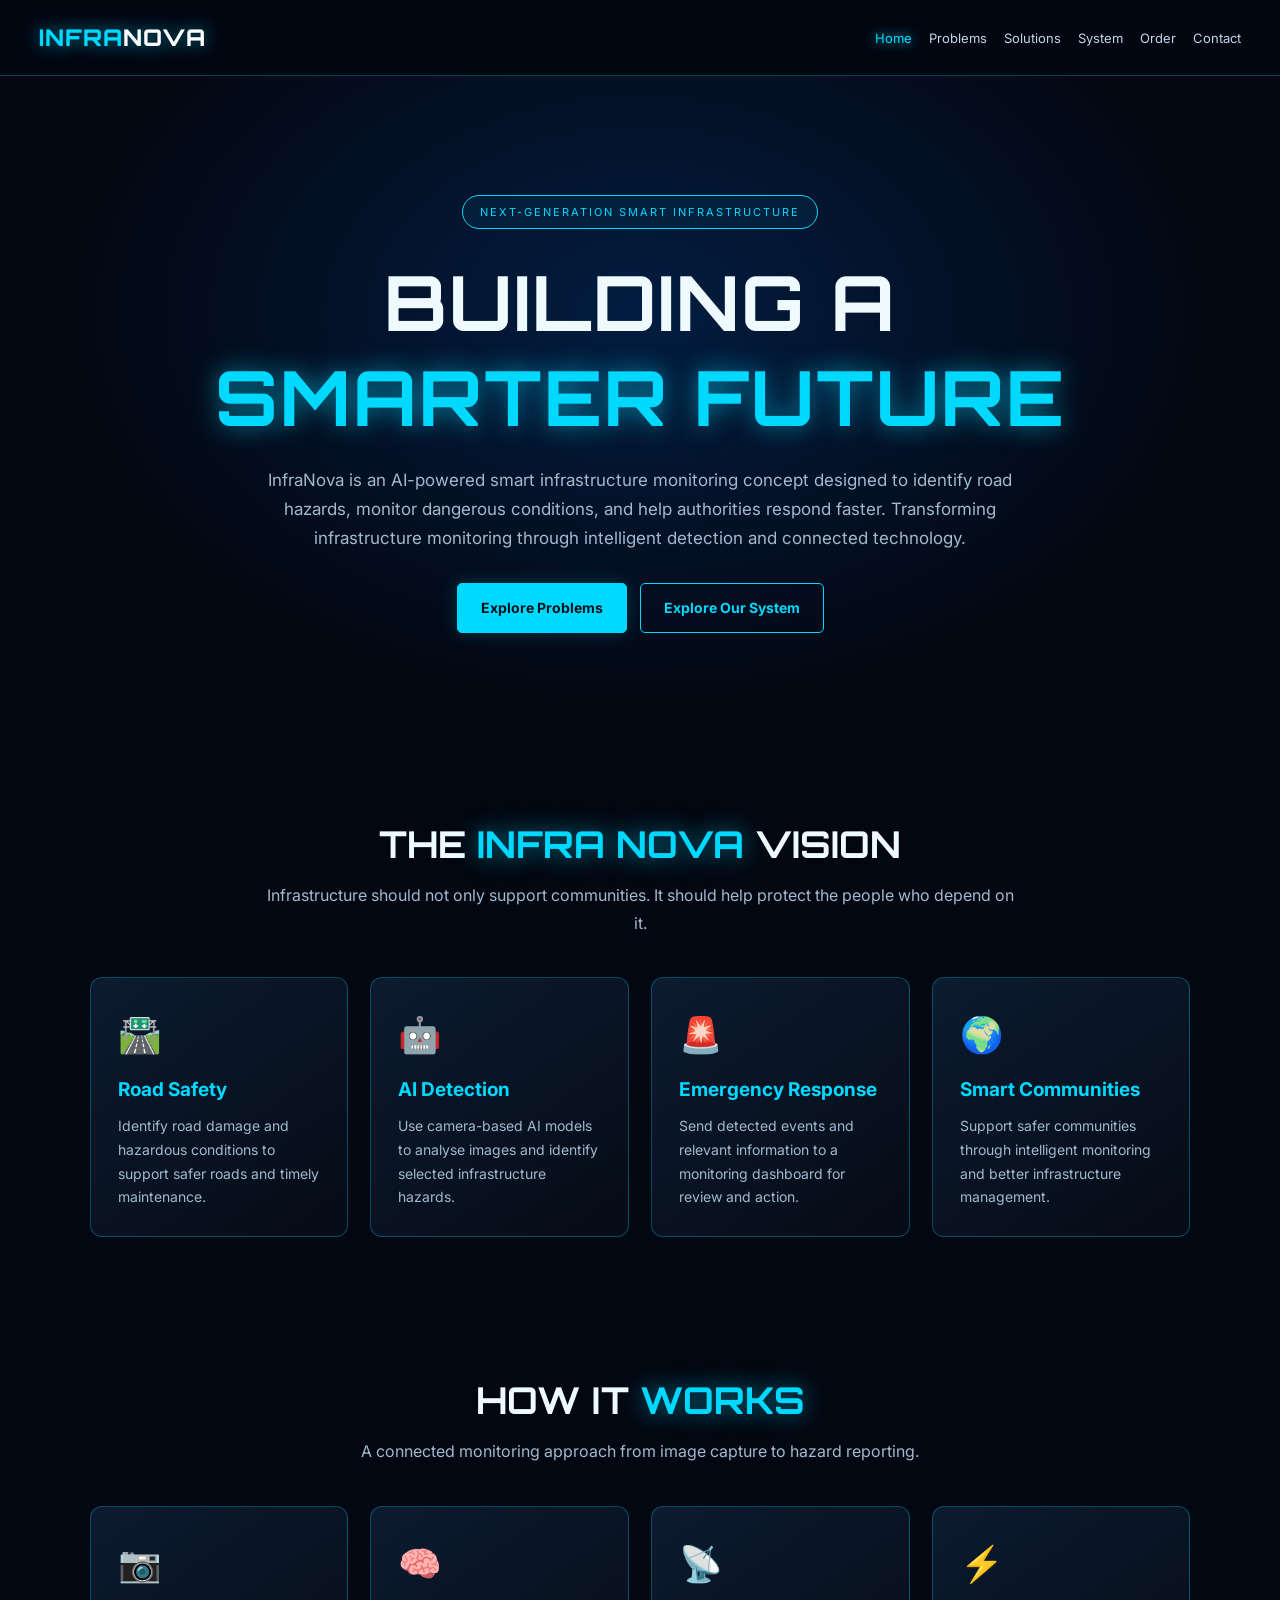
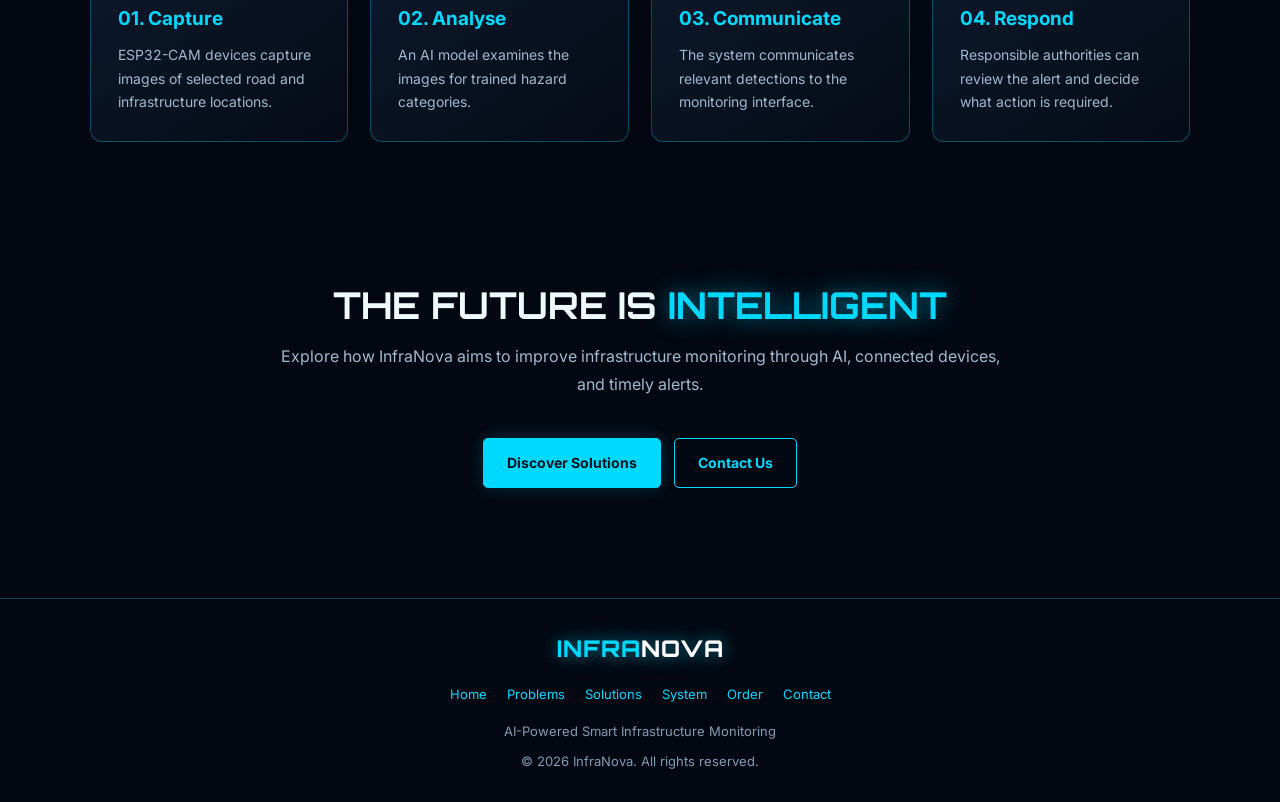
<file: index.html>
<!DOCTYPE html>
<html lang="en">
<head>
<meta charset="UTF-8">
<meta name="viewport" content="width=device-width, initial-scale=1.0">
<title>InfraNova | AI-Powered Infrastructure</title>
<meta name="description" content="InfraNova is an AI-powered smart infrastructure monitoring system for road safety, hazard detection, and emergency response.">
<link rel="stylesheet" href="style.css">
</head>

<body>

<header>
    <div class="navbar">
        <a href="index.html" class="logo">INFRA<span>NOVA</span></a>

        <nav>
            <a href="index.html" class="active">Home</a>
            <a href="problems.html">Problems</a>
            <a href="solutions.html">Solutions</a>
            <a href="system.html">System</a>
            <a href="order.html">Order</a>
            <a href="contact.html">Contact</a>
        </nav>
    </div>
</header>

<main>

<section class="hero">
    <div class="hero-content">
        <div class="tag">NEXT-GENERATION SMART INFRASTRUCTURE</div>

        <h1>BUILDING A<br><span class="glow">SMARTER FUTURE</span></h1>

        <p>
            InfraNova is an AI-powered smart infrastructure monitoring
            concept designed to identify road hazards, monitor dangerous
            conditions, and help authorities respond faster.
            Transforming infrastructure monitoring through intelligent
            detection and connected technology.
        </p>

        <div class="buttons">
            <a href="problems.html" class="btn btn-primary">Explore Problems</a>
            <a href="system.html" class="btn btn-outline">Explore Our System</a>
        </div>
    </div>
</section>

<section>
    <div class="container">
        <h2 class="section-title">THE <span class="glow">INFRA NOVA</span> VISION</h2>

        <p class="section-subtitle">
            Infrastructure should not only support communities.
            It should help protect the people who depend on it.
        </p>

        <div class="grid">
            <div class="card">
                <div class="icon">🛣️</div>
                <h3>Road Safety</h3>
                <p>
                    Identify road damage and hazardous conditions
                    to support safer roads and timely maintenance.
                </p>
            </div>

            <div class="card">
                <div class="icon">🤖</div>
                <h3>AI Detection</h3>
                <p>
                    Use camera-based AI models to analyse images
                    and identify selected infrastructure hazards.
                </p>
            </div>

            <div class="card">
                <div class="icon">🚨</div>
                <h3>Emergency Response</h3>
                <p>
                    Send detected events and relevant information
                    to a monitoring dashboard for review and action.
                </p>
            </div>

            <div class="card">
                <div class="icon">🌍</div>
                <h3>Smart Communities</h3>
                <p>
                    Support safer communities through intelligent
                    monitoring and better infrastructure management.
                </p>
            </div>
        </div>
    </div>
</section>

<section>
    <div class="container">
        <h2 class="section-title">HOW IT <span class="glow">WORKS</span></h2>

        <p class="section-subtitle">
            A connected monitoring approach from image capture
            to hazard reporting.
        </p>

        <div class="grid">
            <div class="card">
                <div class="icon">📷</div>
                <h3>01. Capture</h3>
                <p>
                    ESP32-CAM devices capture images of selected
                    road and infrastructure locations.
                </p>
            </div>

            <div class="card">
                <div class="icon">🧠</div>
                <h3>02. Analyse</h3>
                <p>
                    An AI model examines the images for trained
                    hazard categories.
                </p>
            </div>

            <div class="card">
                <div class="icon">📡</div>
                <h3>03. Communicate</h3>
                <p>
                    The system communicates relevant detections
                    to the monitoring interface.
                </p>
            </div>

            <div class="card">
                <div class="icon">⚡</div>
                <h3>04. Respond</h3>
                <p>
                    Responsible authorities can review the alert
                    and decide what action is required.
                </p>
            </div>
        </div>
    </div>
</section>

<section class="cta">
    <div class="container">
        <h2 class="section-title">
            THE FUTURE IS <span class="glow">INTELLIGENT</span>
        </h2>

        <p class="section-subtitle">
            Explore how InfraNova aims to improve infrastructure
            monitoring through AI, connected devices, and timely alerts.
        </p>

        <div class="buttons">
            <a href="solutions.html" class="btn btn-primary">Discover Solutions</a>
            <a href="contact.html" class="btn btn-outline">Contact Us</a>
        </div>
    </div>
</section>

</main>

<footer>
    <div class="logo">INFRA<span>NOVA</span></div>

    <div class="footer-links">
        <a href="index.html">Home</a>
        <a href="problems.html">Problems</a>
        <a href="solutions.html">Solutions</a>
        <a href="system.html">System</a>
        <a href="order.html">Order</a>
        <a href="contact.html">Contact</a>
    </div>

    <p>AI-Powered Smart Infrastructure Monitoring</p>
    <p>© 2026 InfraNova. All rights reserved.</p>
</footer>

</body>
</html>
</file>
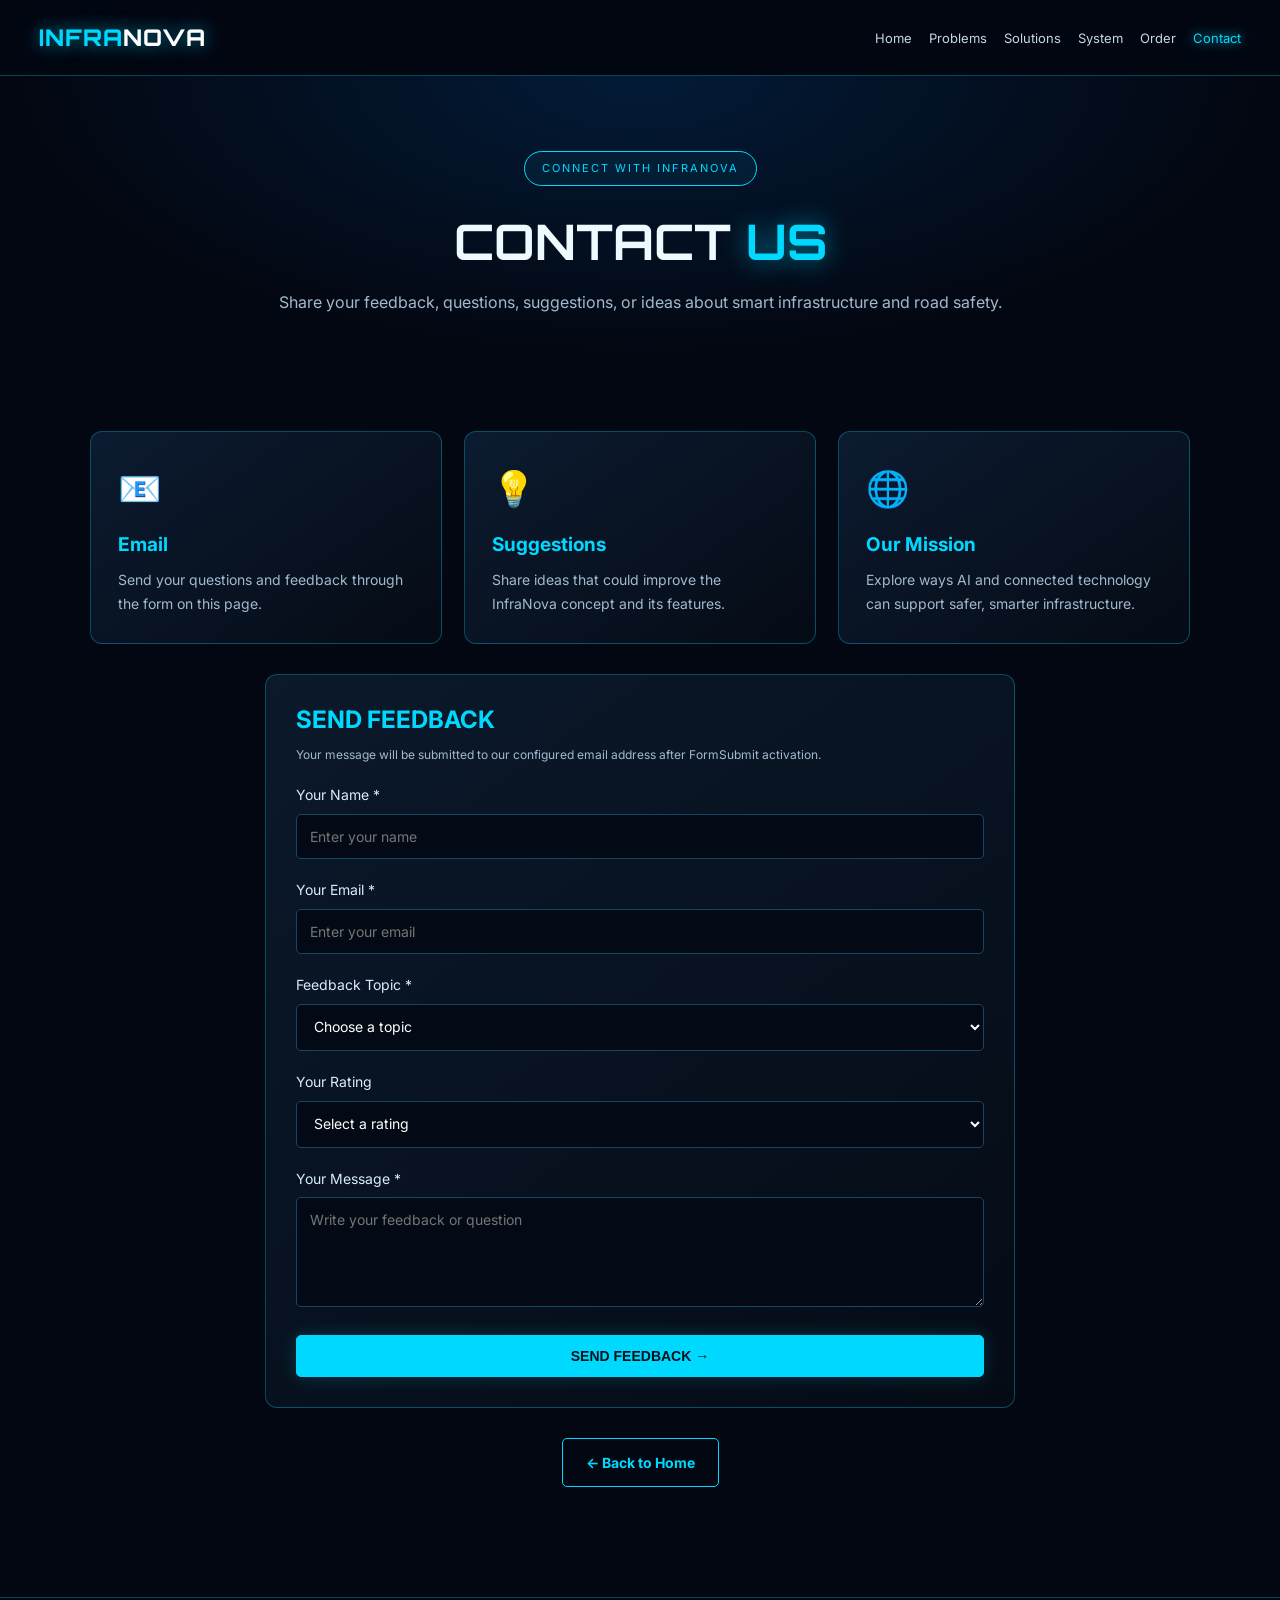
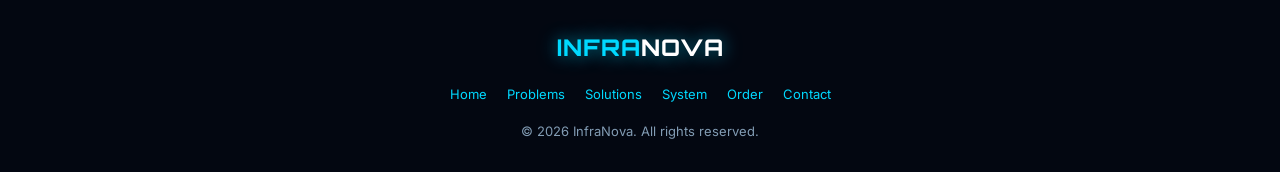
<file: contact.html>
<!DOCTYPE html>
<html lang="en">
<head>
<meta charset="UTF-8">
<meta name="viewport" content="width=device-width, initial-scale=1.0">
<title>Contact InfraNova</title>
<link rel="stylesheet" href="style.css">
</head>

<body>

<header>
    <div class="navbar">
        <a href="index.html" class="logo">INFRA<span>NOVA</span></a>

        <nav>
            <a href="index.html">Home</a>
            <a href="problems.html">Problems</a>
            <a href="solutions.html">Solutions</a>
            <a href="system.html">System</a>
            <a href="order.html">Order</a>
            <a href="contact.html" class="active">Contact</a>
        </nav>
    </div>
</header>

<main>

<section class="page-heading">
    <span class="tag">CONNECT WITH INFRANOVA</span>
    <h1>CONTACT <span class="glow">US</span></h1>
    <p>
        Share your feedback, questions, suggestions, or ideas
        about smart infrastructure and road safety.
    </p>
</section>

<section>
    <div class="container">

        <div class="grid">

            <div class="card">
                <div class="icon">📧</div>
                <h3>Email</h3>
                <p>
                    Send your questions and feedback through
                    the form on this page.
                </p>
            </div>

            <div class="card">
                <div class="icon">💡</div>
                <h3>Suggestions</h3>
                <p>
                    Share ideas that could improve the
                    InfraNova concept and its features.
                </p>
            </div>

            <div class="card">
                <div class="icon">🌐</div>
                <h3>Our Mission</h3>
                <p>
                    Explore ways AI and connected technology
                    can support safer, smarter infrastructure.
                </p>
            </div>

        </div>

        <form action="https://formsubmit.co/svdiitcomp3@gmail.com"
              method="POST">

            <h2 style="color:var(--blue);margin-bottom:10px">
                SEND FEEDBACK
            </h2>

            <p class="form-note">
                Your message will be submitted to our configured
                email address after FormSubmit activation.
            </p>

            <input type="hidden" name="_subject"
                   value="New InfraNova Website Feedback">

            <input type="hidden" name="_template" value="table">

            <input type="hidden" name="_captcha" value="true">

            <label for="name">Your Name *</label>
            <input type="text" id="name" name="Name"
                   placeholder="Enter your name"
                   required maxlength="100">

            <label for="email">Your Email *</label>
            <input type="email" id="email" name="Email"
                   placeholder="Enter your email"
                   required maxlength="150">

            <label for="topic">Feedback Topic *</label>
            <select id="topic" name="Feedback Topic" required>
                <option value="">Choose a topic</option>
                <option value="Project Feedback">Project Feedback</option>
                <option value="Technical Question">Technical Question</option>
                <option value="Product Enquiry">Product Enquiry</option>
                <option value="Suggestion">Suggestion</option>
                <option value="Other">Other</option>
            </select>

            <label for="rating">Your Rating</label>
            <select id="rating" name="Rating">
                <option value="">Select a rating</option>
                <option value="5 - Excellent">★★★★★ Excellent</option>
                <option value="4 - Very Good">★★★★ Very Good</option>
                <option value="3 - Good">★★★ Good</option>
                <option value="2 - Needs Improvement">★★ Needs Improvement</option>
                <option value="1 - Poor">★ Poor</option>
            </select>

            <label for="message">Your Message *</label>
            <textarea id="message" name="Message"
                      placeholder="Write your feedback or question"
                      required maxlength="2000"></textarea>

            <button type="submit" class="btn btn-primary"
                    style="width:100%">
                SEND FEEDBACK →
            </button>

        </form>

        <div class="buttons">
            <a href="index.html" class="btn btn-outline">← Back to Home</a>
        </div>

    </div>
</section>

</main>

<footer>
    <div class="logo">INFRA<span>NOVA</span></div>
    <div class="footer-links">
        <a href="index.html">Home</a>
        <a href="problems.html">Problems</a>
        <a href="solutions.html">Solutions</a>
        <a href="system.html">System</a>
        <a href="order.html">Order</a>
        <a href="contact.html">Contact</a>
    </div>
    <p>© 2026 InfraNova. All rights reserved.</p>
</footer>

</body>
</html>
</file>
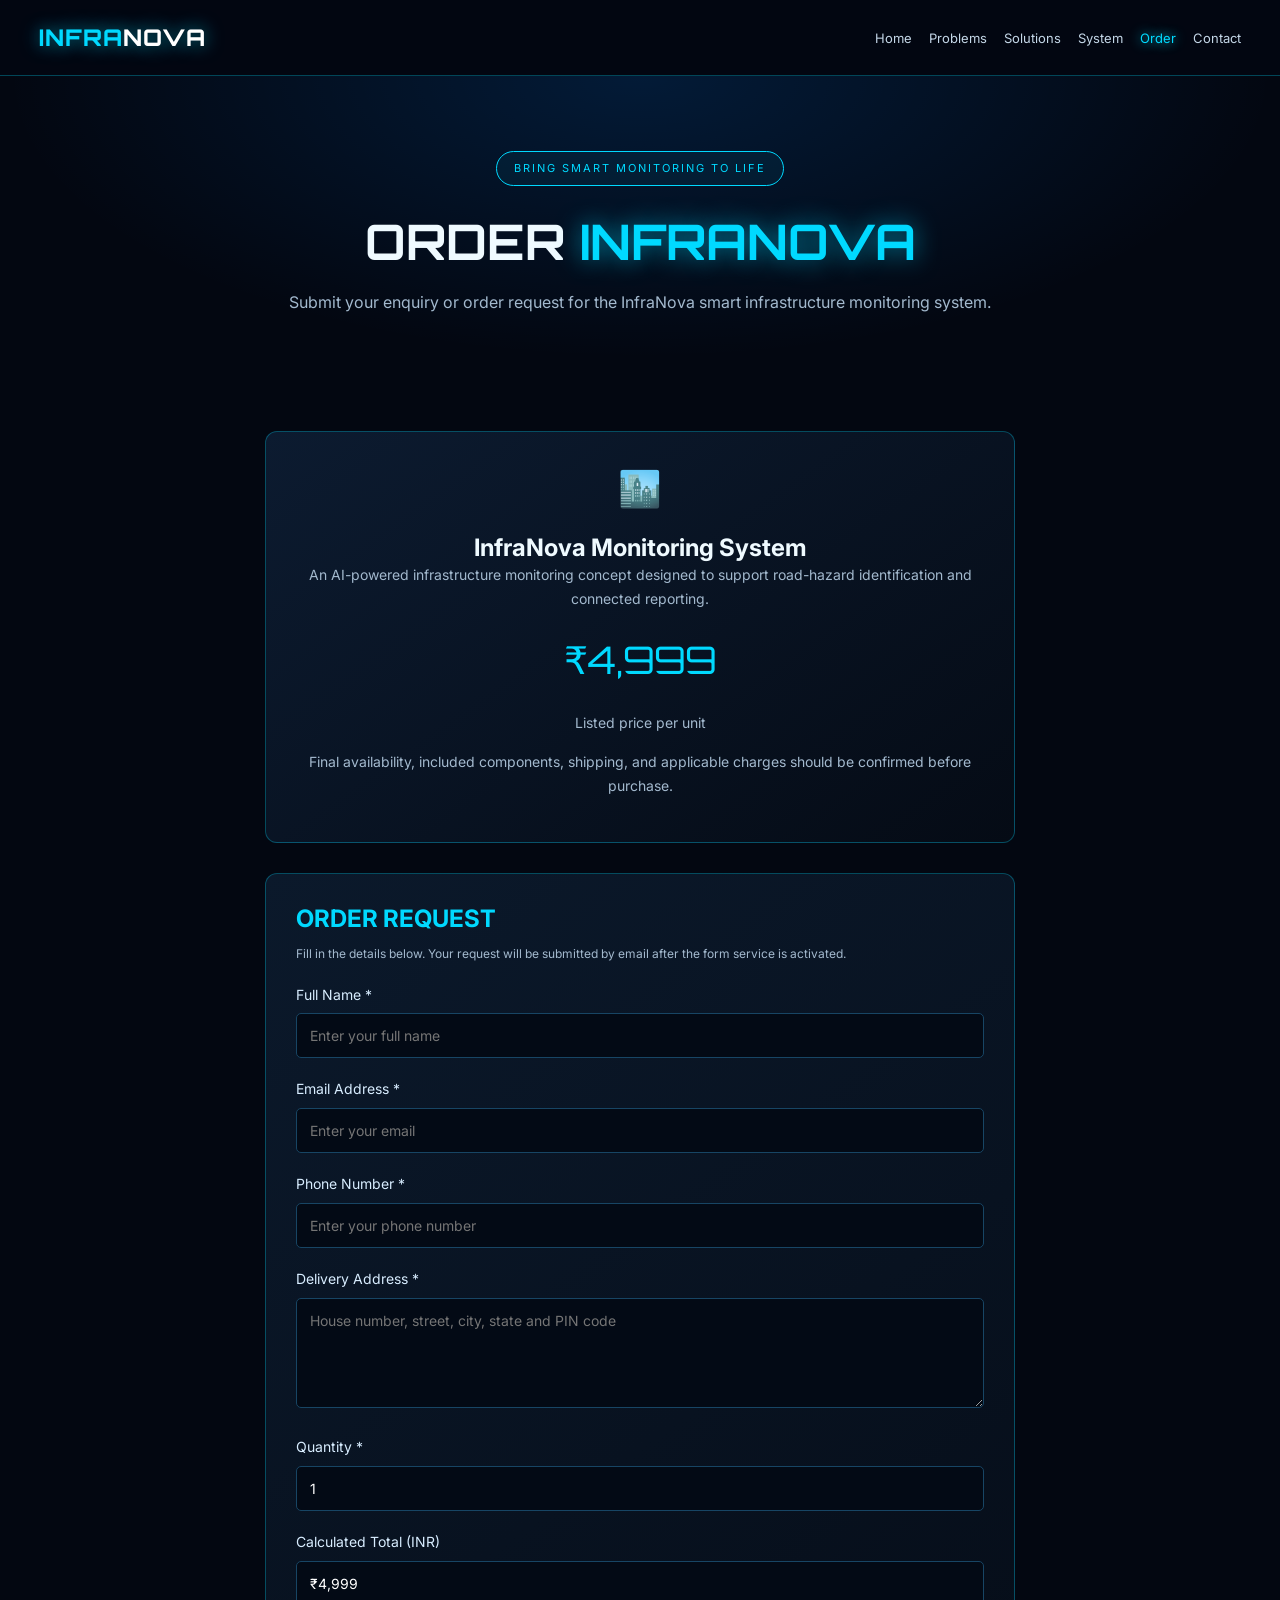
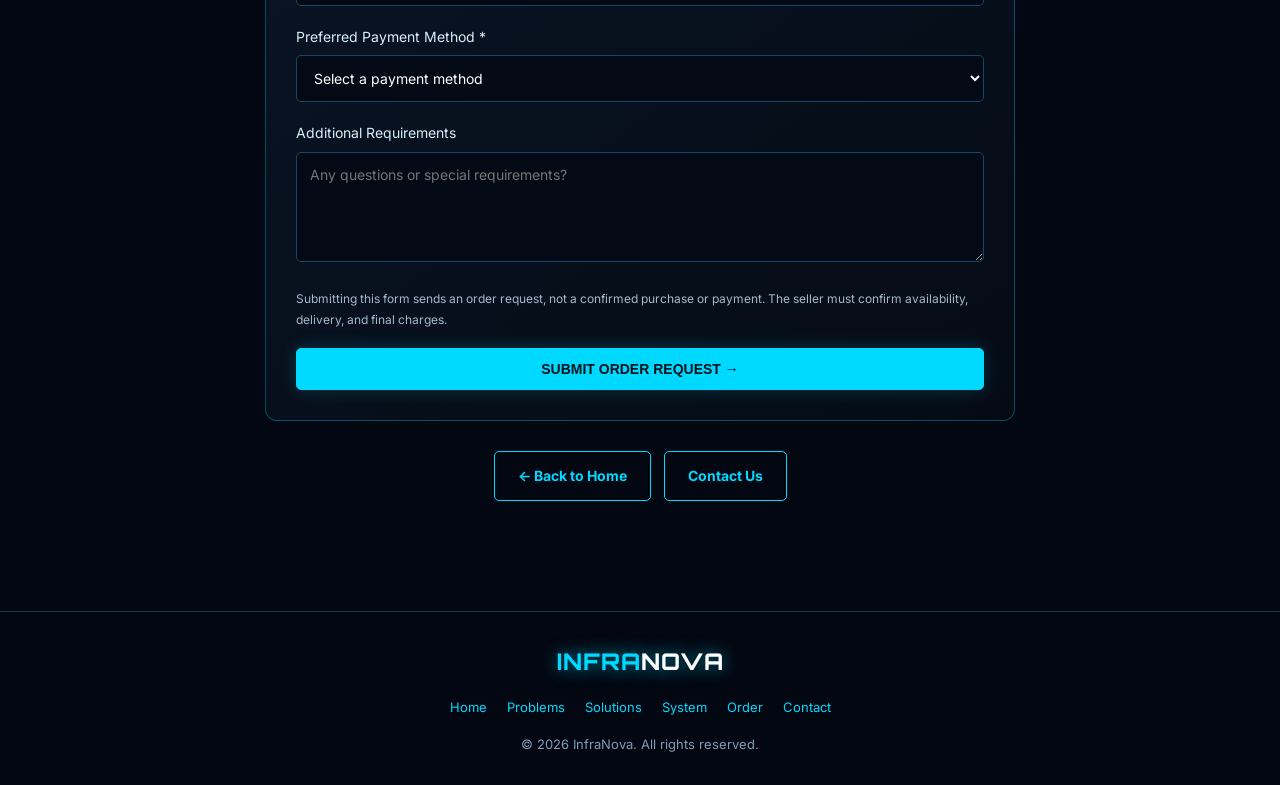
<file: order.html>
<!DOCTYPE html>
<html lang="en">
<head>
<meta charset="UTF-8">
<meta name="viewport" content="width=device-width, initial-scale=1.0">
<title>Order InfraNova | Smart Infrastructure</title>
<link rel="stylesheet" href="style.css">
</head>

<body>

<header>
    <div class="navbar">
        <a href="index.html" class="logo">INFRA<span>NOVA</span></a>

        <nav>
            <a href="index.html">Home</a>
            <a href="problems.html">Problems</a>
            <a href="solutions.html">Solutions</a>
            <a href="system.html">System</a>
            <a href="order.html" class="active">Order</a>
            <a href="contact.html">Contact</a>
        </nav>
    </div>
</header>

<main>

<section class="page-heading">
    <span class="tag">BRING SMART MONITORING TO LIFE</span>
    <h1>ORDER <span class="glow">INFRANOVA</span></h1>
    <p>
        Submit your enquiry or order request for the InfraNova
        smart infrastructure monitoring system.
    </p>
</section>

<section>
    <div class="container">

        <div class="card" style="max-width:750px;margin:auto;text-align:center">

            <div class="icon">🏙️</div>

            <h2>InfraNova Monitoring System</h2>

            <p>
                An AI-powered infrastructure monitoring concept
                designed to support road-hazard identification
                and connected reporting.
            </p>

            <div class="price">₹4,999</div>

            <p>Listed price per unit</p>

            <p class="form-note" style="margin-top:15px">
                Final availability, included components, shipping,
                and applicable charges should be confirmed before purchase.
            </p>

        </div>

        <form action="https://formsubmit.co/svdiitcomp3@gmail.com"
              method="POST">

            <h2 style="color:var(--blue);margin-bottom:10px">
                ORDER REQUEST
            </h2>

            <p class="form-note">
                Fill in the details below. Your request will be
                submitted by email after the form service is activated.
            </p>

            <input type="hidden" name="_subject"
                   value="New InfraNova Order Request">

            <input type="hidden" name="_template" value="table">

            <input type="hidden" name="_captcha" value="true">

            <label for="name">Full Name *</label>
            <input type="text" id="name" name="Full Name"
                   placeholder="Enter your full name"
                   required maxlength="100">

            <label for="email">Email Address *</label>
            <input type="email" id="email" name="Customer Email"
                   placeholder="Enter your email"
                   required maxlength="150">

            <label for="phone">Phone Number *</label>
            <input type="tel" id="phone" name="Phone Number"
                   placeholder="Enter your phone number"
                   required maxlength="20">

            <label for="address">Delivery Address *</label>
            <textarea id="address" name="Delivery Address"
                      placeholder="House number, street, city, state and PIN code"
                      required maxlength="1000"></textarea>

            <label for="quantity">Quantity *</label>
            <input type="number" id="quantity" name="Quantity"
                   min="1" max="100" value="1" required>

            <label for="total">Calculated Total (INR)</label>
            <input type="text" id="total"
                   name="Calculated Total"
                   value="₹4,999" readonly>

            <label for="payment">Preferred Payment Method *</label>
            <select id="payment" name="Preferred Payment Method" required>
                <option value="">Select a payment method</option>
                <option value="UPI">UPI</option>
                <option value="Card">Debit/Credit Card</option>
                <option value="Cash on Delivery">Cash on Delivery</option>
                <option value="Discuss Later">Discuss Later</option>
            </select>

            <label for="notes">Additional Requirements</label>
            <textarea id="notes" name="Additional Requirements"
                      placeholder="Any questions or special requirements?"
                      maxlength="1000"></textarea>

            <p class="form-note">
                Submitting this form sends an order request, not a
                confirmed purchase or payment. The seller must confirm
                availability, delivery, and final charges.
            </p>

            <button type="submit" class="btn btn-primary"
                    style="width:100%">
                SUBMIT ORDER REQUEST →
            </button>

        </form>

        <div class="buttons">
            <a href="index.html" class="btn btn-outline">← Back to Home</a>
            <a href="contact.html" class="btn btn-outline">Contact Us</a>
        </div>

    </div>
</section>

</main>

<footer>
    <div class="logo">INFRA<span>NOVA</span></div>
    <div class="footer-links">
        <a href="index.html">Home</a>
        <a href="problems.html">Problems</a>
        <a href="solutions.html">Solutions</a>
        <a href="system.html">System</a>
        <a href="order.html">Order</a>
        <a href="contact.html">Contact</a>
    </div>
    <p>© 2026 InfraNova. All rights reserved.</p>
</footer>

<script>
const quantityInput = document.getElementById("quantity");
const totalInput = document.getElementById("total");

const PRICE = 4999;

function updateTotal() {
    let quantity = Number(quantityInput.value);

    if (!Number.isFinite(quantity) || quantity < 1) {
        quantity = 1;
    }

    if (quantity > 100) {
        quantity = 100;
    }

    const total = PRICE * quantity;

    totalInput.value = "₹" + total.toLocaleString("en-IN");
}

quantityInput.addEventListener("input", updateTotal);

quantityInput.addEventListener("change", function() {
    let quantity = Number(this.value);

    if (!Number.isFinite(quantity) || quantity < 1) {
        quantity = 1;
    }

    if (quantity > 100) {
        quantity = 100;
    }

    this.value = quantity;
    updateTotal();
});

updateTotal();
</script>

</body>
</html>
</file>
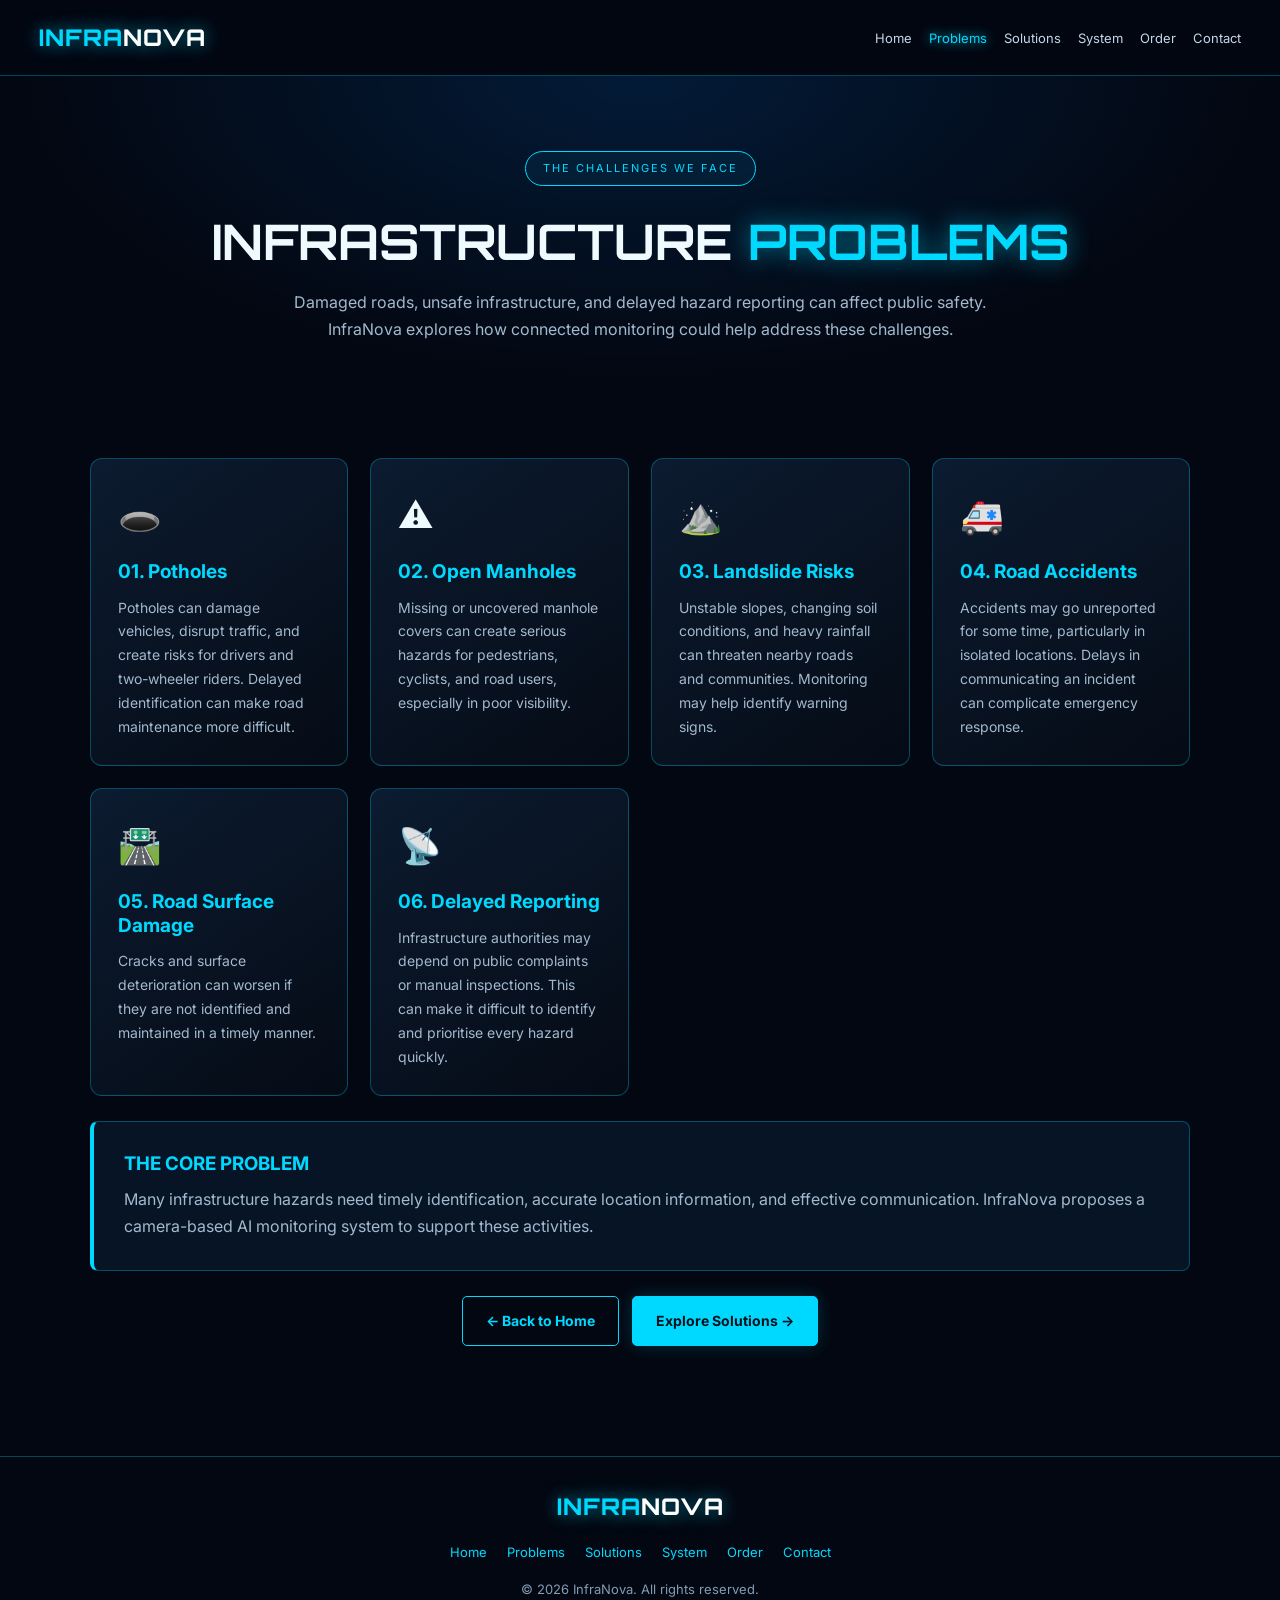
<file: problems.html>
<!DOCTYPE html>
<html lang="en">
<head>
<meta charset="UTF-8">
<meta name="viewport" content="width=device-width, initial-scale=1.0">
<title>Problems | InfraNova</title>
<link rel="stylesheet" href="style.css">
</head>

<body>

<header>
    <div class="navbar">
        <a href="index.html" class="logo">INFRA<span>NOVA</span></a>

        <nav>
            <a href="index.html">Home</a>
            <a href="problems.html" class="active">Problems</a>
            <a href="solutions.html">Solutions</a>
            <a href="system.html">System</a>
            <a href="order.html">Order</a>
            <a href="contact.html">Contact</a>
        </nav>
    </div>
</header>

<main>

<section class="page-heading">
    <span class="tag">THE CHALLENGES WE FACE</span>
    <h1>INFRASTRUCTURE <span class="glow">PROBLEMS</span></h1>
    <p>
        Damaged roads, unsafe infrastructure, and delayed hazard reporting
        can affect public safety. InfraNova explores how connected
        monitoring could help address these challenges.
    </p>
</section>

<section>
    <div class="container">
        <div class="grid">

            <div class="card">
                <div class="icon">🕳️</div>
                <h3>01. Potholes</h3>
                <p>
                    Potholes can damage vehicles, disrupt traffic,
                    and create risks for drivers and two-wheeler riders.
                    Delayed identification can make road maintenance
                    more difficult.
                </p>
            </div>

            <div class="card">
                <div class="icon">⚠️</div>
                <h3>02. Open Manholes</h3>
                <p>
                    Missing or uncovered manhole covers can create
                    serious hazards for pedestrians, cyclists,
                    and road users, especially in poor visibility.
                </p>
            </div>

            <div class="card">
                <div class="icon">⛰️</div>
                <h3>03. Landslide Risks</h3>
                <p>
                    Unstable slopes, changing soil conditions,
                    and heavy rainfall can threaten nearby roads
                    and communities. Monitoring may help identify
                    warning signs.
                </p>
            </div>

            <div class="card">
                <div class="icon">🚑</div>
                <h3>04. Road Accidents</h3>
                <p>
                    Accidents may go unreported for some time,
                    particularly in isolated locations.
                    Delays in communicating an incident can
                    complicate emergency response.
                </p>
            </div>

            <div class="card">
                <div class="icon">🛣️</div>
                <h3>05. Road Surface Damage</h3>
                <p>
                    Cracks and surface deterioration can worsen
                    if they are not identified and maintained
                    in a timely manner.
                </p>
            </div>

            <div class="card">
                <div class="icon">📡</div>
                <h3>06. Delayed Reporting</h3>
                <p>
                    Infrastructure authorities may depend on
                    public complaints or manual inspections.
                    This can make it difficult to identify
                    and prioritise every hazard quickly.
                </p>
            </div>

        </div>

        <div class="info-box">
            <h3>THE CORE PROBLEM</h3>
            <p>
                Many infrastructure hazards need timely identification,
                accurate location information, and effective communication.
                InfraNova proposes a camera-based AI monitoring system
                to support these activities.
            </p>
        </div>

        <div class="buttons">
            <a href="index.html" class="btn btn-outline">← Back to Home</a>
            <a href="solutions.html" class="btn btn-primary">Explore Solutions →</a>
        </div>
    </div>
</section>

</main>

<footer>
    <div class="logo">INFRA<span>NOVA</span></div>
    <div class="footer-links">
        <a href="index.html">Home</a>
        <a href="problems.html">Problems</a>
        <a href="solutions.html">Solutions</a>
        <a href="system.html">System</a>
        <a href="order.html">Order</a>
        <a href="contact.html">Contact</a>
    </div>
    <p>© 2026 InfraNova. All rights reserved.</p>
</footer>

</body>
</html>
</file>
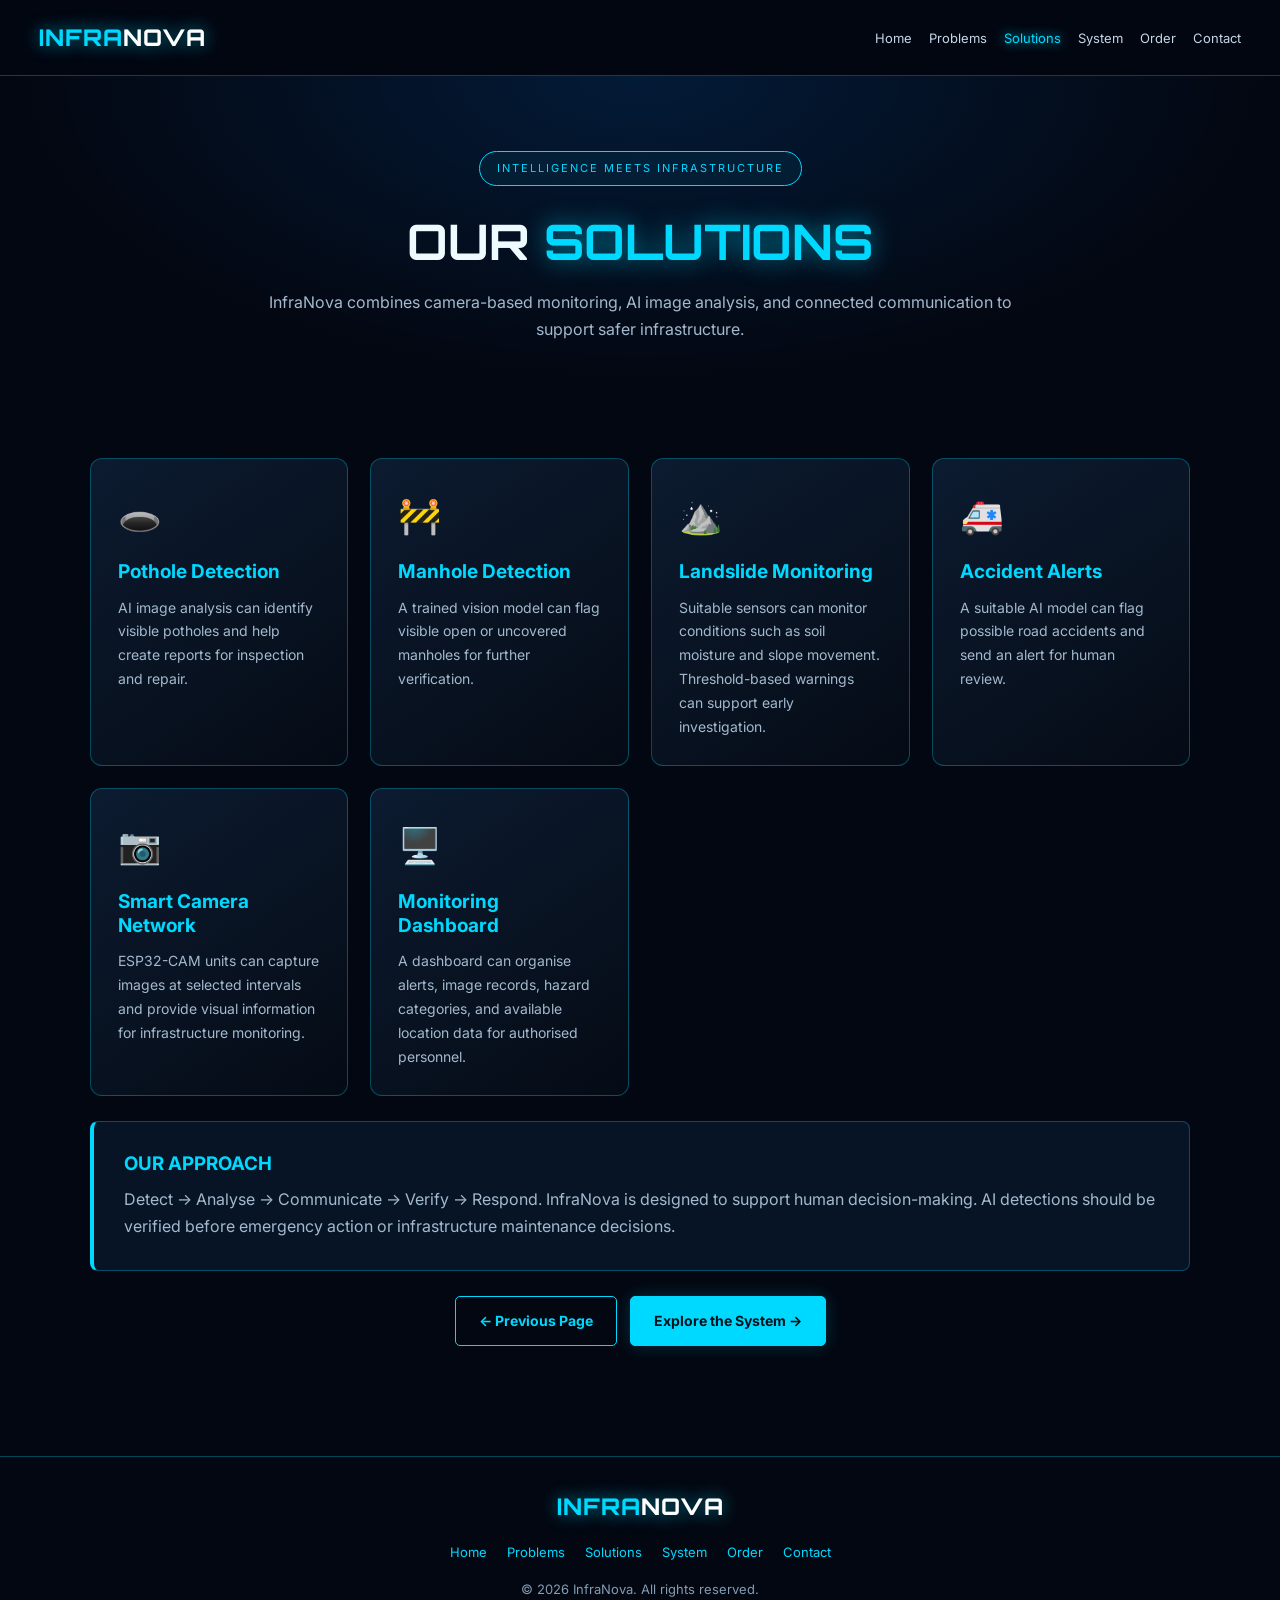
<file: solutions.html>
<!DOCTYPE html>
<html lang="en">
<head>
<meta charset="UTF-8">
<meta name="viewport" content="width=device-width, initial-scale=1.0">
<title>Solutions | InfraNova</title>
<link rel="stylesheet" href="style.css">
</head>

<body>

<header>
    <div class="navbar">
        <a href="index.html" class="logo">INFRA<span>NOVA</span></a>

        <nav>
            <a href="index.html">Home</a>
            <a href="problems.html">Problems</a>
            <a href="solutions.html" class="active">Solutions</a>
            <a href="system.html">System</a>
            <a href="order.html">Order</a>
            <a href="contact.html">Contact</a>
        </nav>
    </div>
</header>

<main>

<section class="page-heading">
    <span class="tag">INTELLIGENCE MEETS INFRASTRUCTURE</span>
    <h1>OUR <span class="glow">SOLUTIONS</span></h1>
    <p>
        InfraNova combines camera-based monitoring, AI image analysis,
        and connected communication to support safer infrastructure.
    </p>
</section>

<section>
    <div class="container">
        <div class="grid">

            <div class="card">
                <div class="icon">🕳️</div>
                <h3>Pothole Detection</h3>
                <p>
                    AI image analysis can identify visible potholes
                    and help create reports for inspection and repair.
                </p>
            </div>

            <div class="card">
                <div class="icon">🚧</div>
                <h3>Manhole Detection</h3>
                <p>
                    A trained vision model can flag visible open
                    or uncovered manholes for further verification.
                </p>
            </div>

            <div class="card">
                <div class="icon">⛰️</div>
                <h3>Landslide Monitoring</h3>
                <p>
                    Suitable sensors can monitor conditions such as
                    soil moisture and slope movement. Threshold-based
                    warnings can support early investigation.
                </p>
            </div>

            <div class="card">
                <div class="icon">🚑</div>
                <h3>Accident Alerts</h3>
                <p>
                    A suitable AI model can flag possible road
                    accidents and send an alert for human review.
                </p>
            </div>

            <div class="card">
                <div class="icon">📷</div>
                <h3>Smart Camera Network</h3>
                <p>
                    ESP32-CAM units can capture images at selected
                    intervals and provide visual information for
                    infrastructure monitoring.
                </p>
            </div>

            <div class="card">
                <div class="icon">🖥️</div>
                <h3>Monitoring Dashboard</h3>
                <p>
                    A dashboard can organise alerts, image records,
                    hazard categories, and available location data
                    for authorised personnel.
                </p>
            </div>

        </div>

        <div class="info-box">
            <h3>OUR APPROACH</h3>
            <p>
                Detect → Analyse → Communicate → Verify → Respond.
                InfraNova is designed to support human decision-making.
                AI detections should be verified before emergency
                action or infrastructure maintenance decisions.
            </p>
        </div>

        <div class="buttons">
            <a href="problems.html" class="btn btn-outline">← Previous Page</a>
            <a href="system.html" class="btn btn-primary">Explore the System →</a>
        </div>
    </div>
</section>

</main>

<footer>
    <div class="logo">INFRA<span>NOVA</span></div>
    <div class="footer-links">
        <a href="index.html">Home</a>
        <a href="problems.html">Problems</a>
        <a href="solutions.html">Solutions</a>
        <a href="system.html">System</a>
        <a href="order.html">Order</a>
        <a href="contact.html">Contact</a>
    </div>
    <p>© 2026 InfraNova. All rights reserved.</p>
</footer>

</body>
</html>
</file>
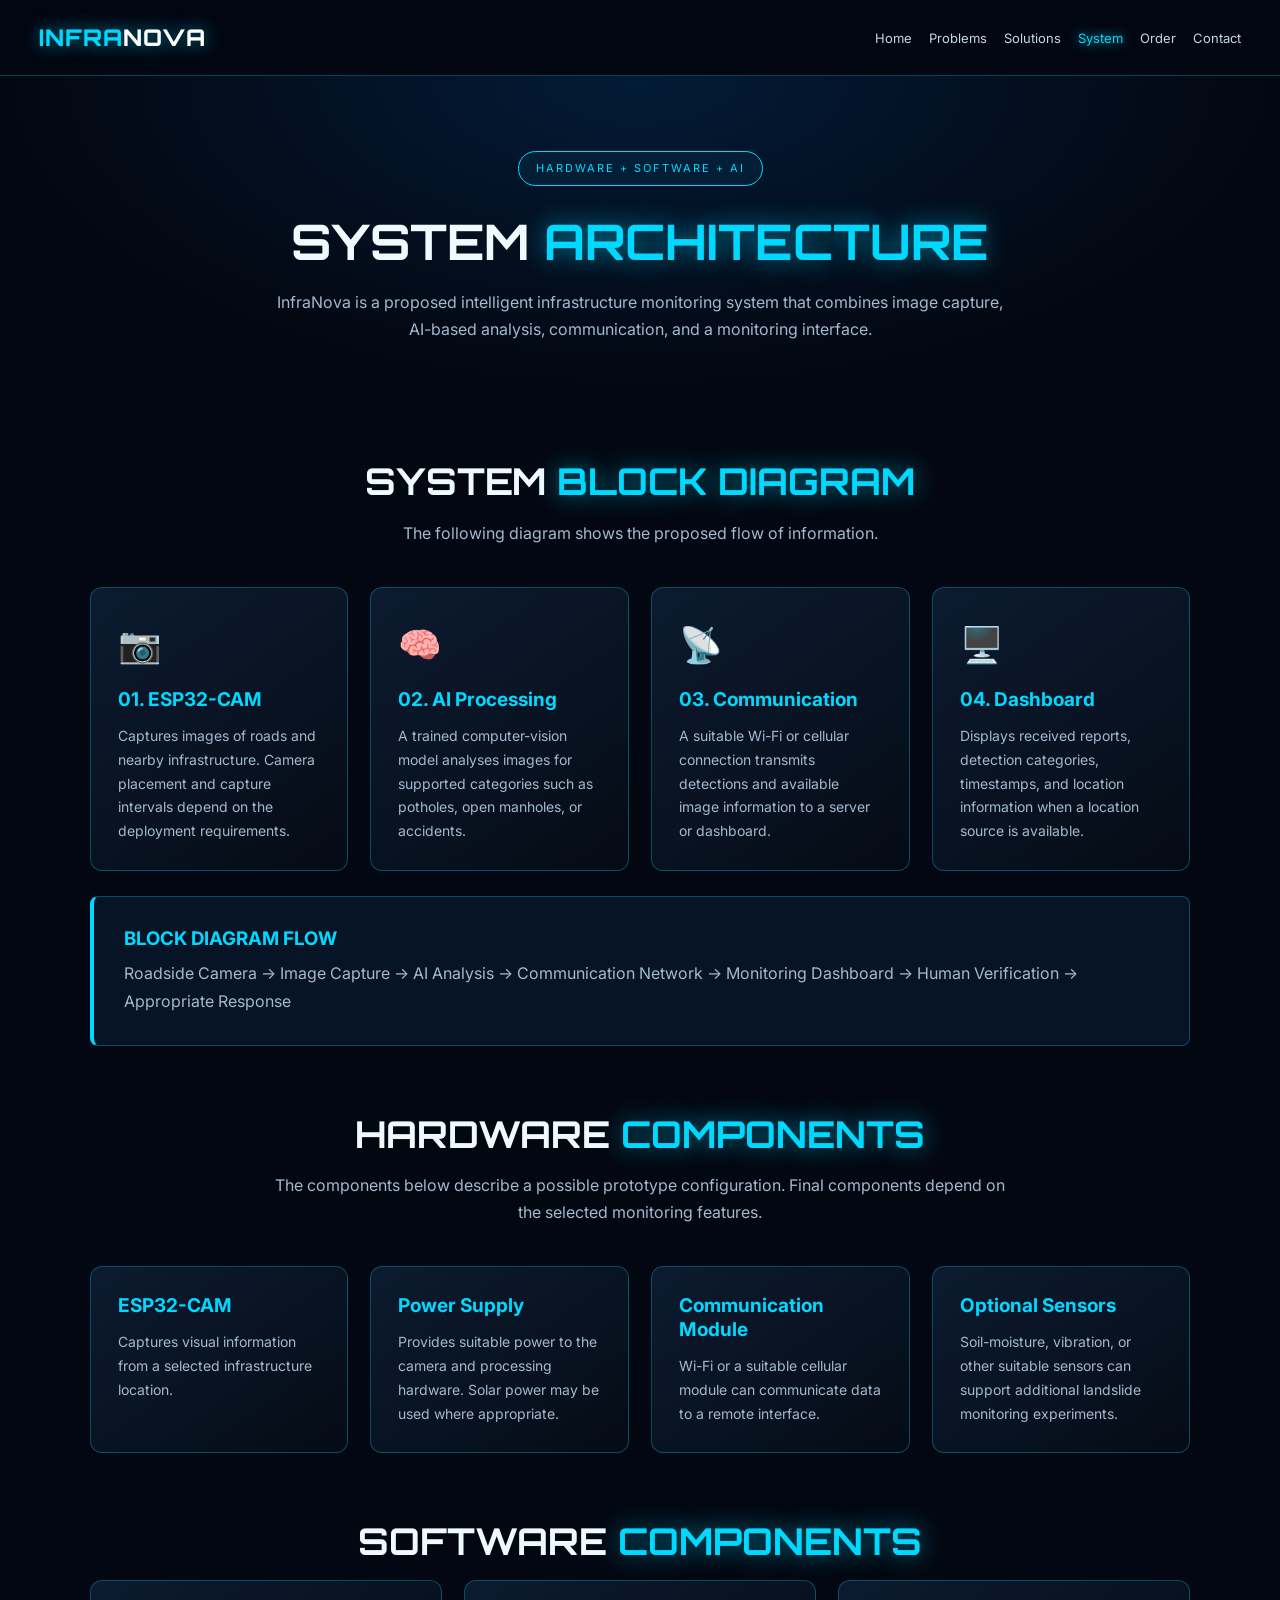
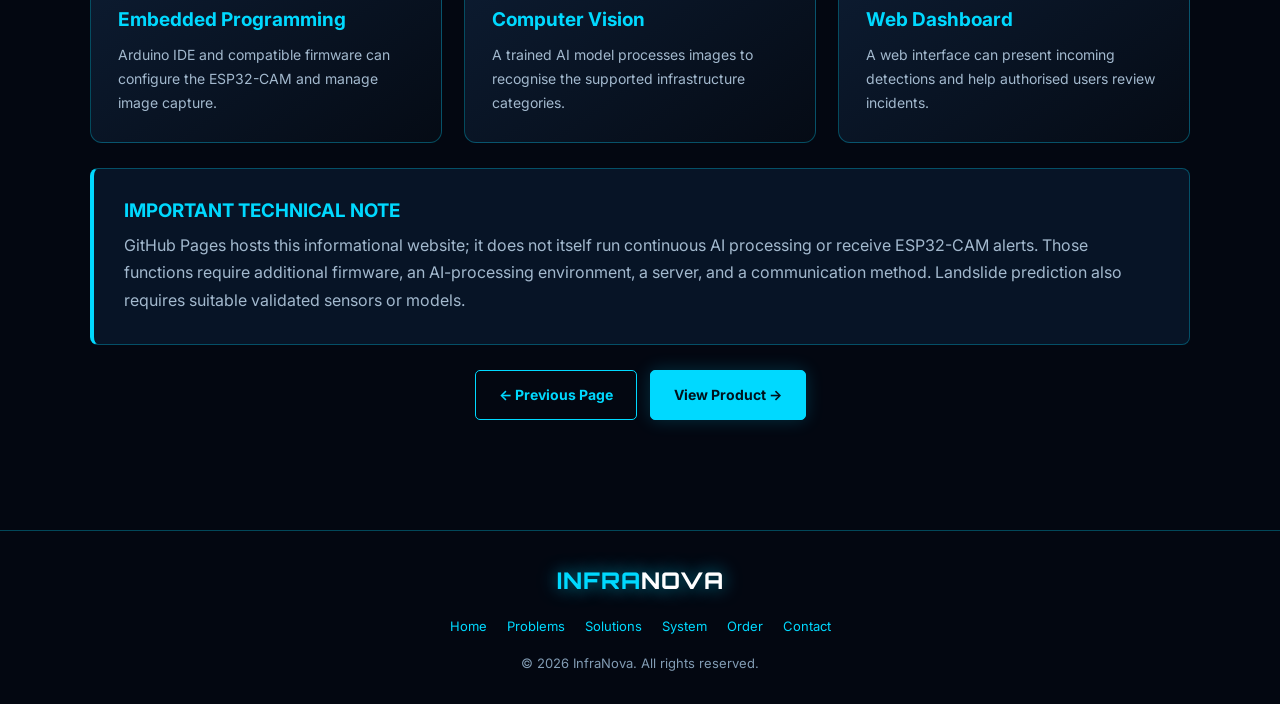
<file: system.html>
<!DOCTYPE html>
<html lang="en">
<head>
<meta charset="UTF-8">
<meta name="viewport" content="width=device-width, initial-scale=1.0">
<title>System Architecture | InfraNova</title>
<link rel="stylesheet" href="style.css">
</head>

<body>

<header>
    <div class="navbar">
        <a href="index.html" class="logo">INFRA<span>NOVA</span></a>

        <nav>
            <a href="index.html">Home</a>
            <a href="problems.html">Problems</a>
            <a href="solutions.html">Solutions</a>
            <a href="system.html" class="active">System</a>
            <a href="order.html">Order</a>
            <a href="contact.html">Contact</a>
        </nav>
    </div>
</header>

<main>

<section class="page-heading">
    <span class="tag">HARDWARE + SOFTWARE + AI</span>
    <h1>SYSTEM <span class="glow">ARCHITECTURE</span></h1>
    <p>
        InfraNova is a proposed intelligent infrastructure monitoring
        system that combines image capture, AI-based analysis,
        communication, and a monitoring interface.
    </p>
</section>

<section>
    <div class="container">

        <h2 class="section-title">SYSTEM <span class="glow">BLOCK DIAGRAM</span></h2>

        <p class="section-subtitle">
            The following diagram shows the proposed flow of information.
        </p>

        <div class="grid">

            <div class="card">
                <div class="icon">📷</div>
                <h3>01. ESP32-CAM</h3>
                <p>
                    Captures images of roads and nearby infrastructure.
                    Camera placement and capture intervals depend
                    on the deployment requirements.
                </p>
            </div>

            <div class="card">
                <div class="icon">🧠</div>
                <h3>02. AI Processing</h3>
                <p>
                    A trained computer-vision model analyses images
                    for supported categories such as potholes,
                    open manholes, or accidents.
                </p>
            </div>

            <div class="card">
                <div class="icon">📡</div>
                <h3>03. Communication</h3>
                <p>
                    A suitable Wi-Fi or cellular connection
                    transmits detections and available image
                    information to a server or dashboard.
                </p>
            </div>

            <div class="card">
                <div class="icon">🖥️</div>
                <h3>04. Dashboard</h3>
                <p>
                    Displays received reports, detection categories,
                    timestamps, and location information when
                    a location source is available.
                </p>
            </div>

        </div>

        <div class="info-box">
            <h3>BLOCK DIAGRAM FLOW</h3>
            <p>
                Roadside Camera → Image Capture → AI Analysis →
                Communication Network → Monitoring Dashboard →
                Human Verification → Appropriate Response
            </p>
        </div>

        <h2 class="section-title" style="margin-top:65px">
            HARDWARE <span class="glow">COMPONENTS</span>
        </h2>

        <p class="section-subtitle">
            The components below describe a possible prototype
            configuration. Final components depend on the selected
            monitoring features.
        </p>

        <div class="grid">

            <div class="card">
                <h3>ESP32-CAM</h3>
                <p>
                    Captures visual information from a selected
                    infrastructure location.
                </p>
            </div>

            <div class="card">
                <h3>Power Supply</h3>
                <p>
                    Provides suitable power to the camera and
                    processing hardware. Solar power may be used
                    where appropriate.
                </p>
            </div>

            <div class="card">
                <h3>Communication Module</h3>
                <p>
                    Wi-Fi or a suitable cellular module can
                    communicate data to a remote interface.
                </p>
            </div>

            <div class="card">
                <h3>Optional Sensors</h3>
                <p>
                    Soil-moisture, vibration, or other suitable
                    sensors can support additional landslide
                    monitoring experiments.
                </p>
            </div>

        </div>

        <h2 class="section-title" style="margin-top:65px">
            SOFTWARE <span class="glow">COMPONENTS</span>
        </h2>

        <div class="grid">

            <div class="card">
                <h3>Embedded Programming</h3>
                <p>
                    Arduino IDE and compatible firmware can
                    configure the ESP32-CAM and manage image capture.
                </p>
            </div>

            <div class="card">
                <h3>Computer Vision</h3>
                <p>
                    A trained AI model processes images to recognise
                    the supported infrastructure categories.
                </p>
            </div>

            <div class="card">
                <h3>Web Dashboard</h3>
                <p>
                    A web interface can present incoming detections
                    and help authorised users review incidents.
                </p>
            </div>

        </div>

        <div class="info-box">
            <h3>IMPORTANT TECHNICAL NOTE</h3>
            <p>
                GitHub Pages hosts this informational website; it does
                not itself run continuous AI processing or receive
                ESP32-CAM alerts. Those functions require additional
                firmware, an AI-processing environment, a server,
                and a communication method. Landslide prediction
                also requires suitable validated sensors or models.
            </p>
        </div>

        <div class="buttons">
            <a href="solutions.html" class="btn btn-outline">← Previous Page</a>
            <a href="order.html" class="btn btn-primary">View Product →</a>
        </div>

    </div>
</section>

</main>

<footer>
    <div class="logo">INFRA<span>NOVA</span></div>
    <div class="footer-links">
        <a href="index.html">Home</a>
        <a href="problems.html">Problems</a>
        <a href="solutions.html">Solutions</a>
        <a href="system.html">System</a>
        <a href="order.html">Order</a>
        <a href="contact.html">Contact</a>
    </div>
    <p>© 2026 InfraNova. All rights reserved.</p>
</footer>

</body>
</html>
</file>
<file: style.css>
@import url('https://fonts.googleapis.com/css2?family=Orbitron:wght@400;500;600;700;800&family=Inter:wght@400;500;600;700&display=swap');

:root {
    --blue: #00d9ff;
    --blue2: #087bff;
    --background: #030711;
    --card: #091525;
    --text: #effaff;
    --muted: #a3b9ce;
    --border: rgba(0, 217, 255, 0.3);
}

* {
    margin: 0;
    padding: 0;
    box-sizing: border-box;
}

html {
    scroll-behavior: smooth;
}

body {
    background: var(--background);
    color: var(--text);
    font-family: 'Inter', Arial, sans-serif;
    line-height: 1.7;
    min-height: 100vh;
}

a {
    color: inherit;
    text-decoration: none;
}

header {
    position: sticky;
    top: 0;
    z-index: 100;
    background: rgba(3, 7, 17, 0.94);
    backdrop-filter: blur(15px);
    border-bottom: 1px solid var(--border);
}

.navbar {
    max-width: 1250px;
    margin: auto;
    padding: 18px 24px;
    display: flex;
    justify-content: space-between;
    align-items: center;
    gap: 20px;
    flex-wrap: wrap;
}

.logo {
    font-family: 'Orbitron', sans-serif;
    font-size: 23px;
    font-weight: 800;
    color: var(--blue);
    text-shadow: 0 0 18px rgba(0, 217, 255, 0.65);
    letter-spacing: 1px;
}

.logo span {
    color: white;
}

nav {
    display: flex;
    gap: 17px;
    flex-wrap: wrap;
}

nav a {
    font-size: 13px;
    color: #c4d7e8;
    transition: 0.3s;
}

nav a:hover,
nav a.active {
    color: var(--blue);
    text-shadow: 0 0 12px var(--blue);
}

.hero {
    min-height: 75vh;
    padding: 90px 7%;
    display: flex;
    align-items: center;
    justify-content: center;
    text-align: center;
    background:
        radial-gradient(ellipse at 50% 35%,
        rgba(0, 115, 255, 0.2),
        transparent 65%);
    position: relative;
    overflow: hidden;
}

.hero-content {
    max-width: 950px;
    animation: appear 1s ease;
}

.tag {
    display: inline-block;
    color: var(--blue);
    border: 1px solid var(--blue);
    border-radius: 30px;
    padding: 7px 17px;
    font-size: 11px;
    letter-spacing: 2px;
    margin-bottom: 25px;
    background: rgba(0, 217, 255, 0.05);
}

h1, h2, h3 {
    line-height: 1.25;
}

.hero h1 {
    font-family: 'Orbitron', sans-serif;
    font-size: clamp(38px, 7vw, 76px);
    margin-bottom: 22px;
    letter-spacing: 2px;
}

.glow {
    color: var(--blue);
    text-shadow: 0 0 25px rgba(0, 217, 255, 0.6);
}

.hero p {
    max-width: 760px;
    margin: 0 auto 30px;
    color: var(--muted);
    font-size: 17px;
}

.buttons {
    display: flex;
    gap: 13px;
    justify-content: center;
    flex-wrap: wrap;
}

.btn {
    display: inline-block;
    padding: 12px 23px;
    border-radius: 5px;
    border: 1px solid var(--blue);
    font-weight: 700;
    font-size: 14px;
    transition: 0.3s;
    cursor: pointer;
    text-align: center;
}

.btn-primary {
    color: #00121c;
    background: var(--blue);
    box-shadow: 0 0 18px rgba(0, 217, 255, 0.2);
}

.btn-outline {
    color: var(--blue);
    background: transparent;
}

.btn:hover {
    transform: translateY(-3px);
    box-shadow: 0 0 22px rgba(0, 217, 255, 0.35);
}

section {
    padding: 70px 7%;
}

.section-title {
    font-family: 'Orbitron', sans-serif;
    font-size: clamp(25px, 4vw, 37px);
    text-align: center;
    margin-bottom: 15px;
}

.section-subtitle {
    max-width: 750px;
    text-align: center;
    margin: 0 auto 40px;
    color: var(--muted);
}

.container {
    max-width: 1150px;
    margin: auto;
}

.grid {
    display: grid;
    grid-template-columns: repeat(auto-fit, minmax(230px, 1fr));
    gap: 22px;
}

.card {
    background: linear-gradient(145deg, #0c1b30, #050b15);
    border: 1px solid var(--border);
    border-radius: 12px;
    padding: 27px;
    transition: 0.35s;
    position: relative;
    overflow: hidden;
}

.card:hover {
    transform: translateY(-6px);
    border-color: var(--blue);
    box-shadow: 0 0 25px rgba(0, 153, 255, 0.13);
}

.icon {
    font-size: 35px;
    margin-bottom: 14px;
}

.card h3 {
    color: var(--blue);
    font-size: 19px;
    margin-bottom: 12px;
}

.card p {
    color: var(--muted);
    font-size: 14px;
}

.page-heading {
    padding: 75px 7% 45px;
    text-align: center;
    background: radial-gradient(ellipse at top,
    rgba(0, 130, 255, 0.16), transparent 70%);
}

.page-heading h1 {
    font-family: 'Orbitron', sans-serif;
    font-size: clamp(30px, 5vw, 49px);
    margin-bottom: 17px;
}

.page-heading p {
    max-width: 750px;
    margin: auto;
    color: var(--muted);
}

.info-box {
    padding: 30px;
    margin: 25px auto;
    background: #071426;
    border: 1px solid var(--border);
    border-left: 4px solid var(--blue);
    border-radius: 8px;
}

.info-box h3 {
    color: var(--blue);
    margin-bottom: 10px;
}

.info-box p {
    color: var(--muted);
}

.steps {
    counter-reset: step;
}

.step {
    margin-bottom: 18px;
    padding: 23px;
    background: var(--card);
    border: 1px solid var(--border);
    border-radius: 8px;
}

.step h3 {
    color: var(--blue);
    margin-bottom: 8px;
}

.step p {
    color: var(--muted);
}

.price {
    color: var(--blue);
    font-family: 'Orbitron', sans-serif;
    font-size: 38px;
    margin: 18px 0;
}

form {
    max-width: 750px;
    margin: 30px auto;
    padding: 30px;
    border: 1px solid var(--border);
    border-radius: 12px;
    background: linear-gradient(145deg, #0b192b, #050b15);
}

label {
    display: block;
    color: #d8edff;
    font-size: 14px;
    margin-bottom: 7px;
}

input, textarea, select {
    width: 100%;
    padding: 13px;
    margin-bottom: 19px;
    border: 1px solid #174564;
    background: #030a15;
    color: white;
    border-radius: 5px;
    outline: none;
    font-family: inherit;
    font-size: 14px;
}

input:focus, textarea:focus, select:focus {
    border-color: var(--blue);
    box-shadow: 0 0 10px rgba(0, 217, 255, 0.13);
}

textarea {
    resize: vertical;
    min-height: 110px;
}

input[type="checkbox"] {
    width: auto;
    margin-right: 8px;
}

.form-note {
    color: var(--muted);
    font-size: 12px;
    margin-bottom: 18px;
}

footer {
    border-top: 1px solid var(--border);
    padding: 30px 7%;
    text-align: center;
    color: #829cb4;
    font-size: 13px;
    margin-top: 40px;
}

footer a {
    color: var(--blue);
}

.footer-links {
    display: flex;
    justify-content: center;
    gap: 20px;
    flex-wrap: wrap;
    margin: 15px 0;
}

footer p {
    margin-top: 8px;
}

@keyframes appear {
    from {
        opacity: 0;
        transform: translateY(22px);
    }
    to {
        opacity: 1;
        transform: translateY(0);
    }
}

@media (max-width: 700px) {
    .navbar {
        justify-content: center;
    }

    nav {
        justify-content: center;
        gap: 12px;
    }

    .hero {
        min-height: 65vh;
        padding: 65px 6%;
    }

    section {
        padding: 50px 6%;
    }

    form {
        padding: 22px;
    }
}
</file>
